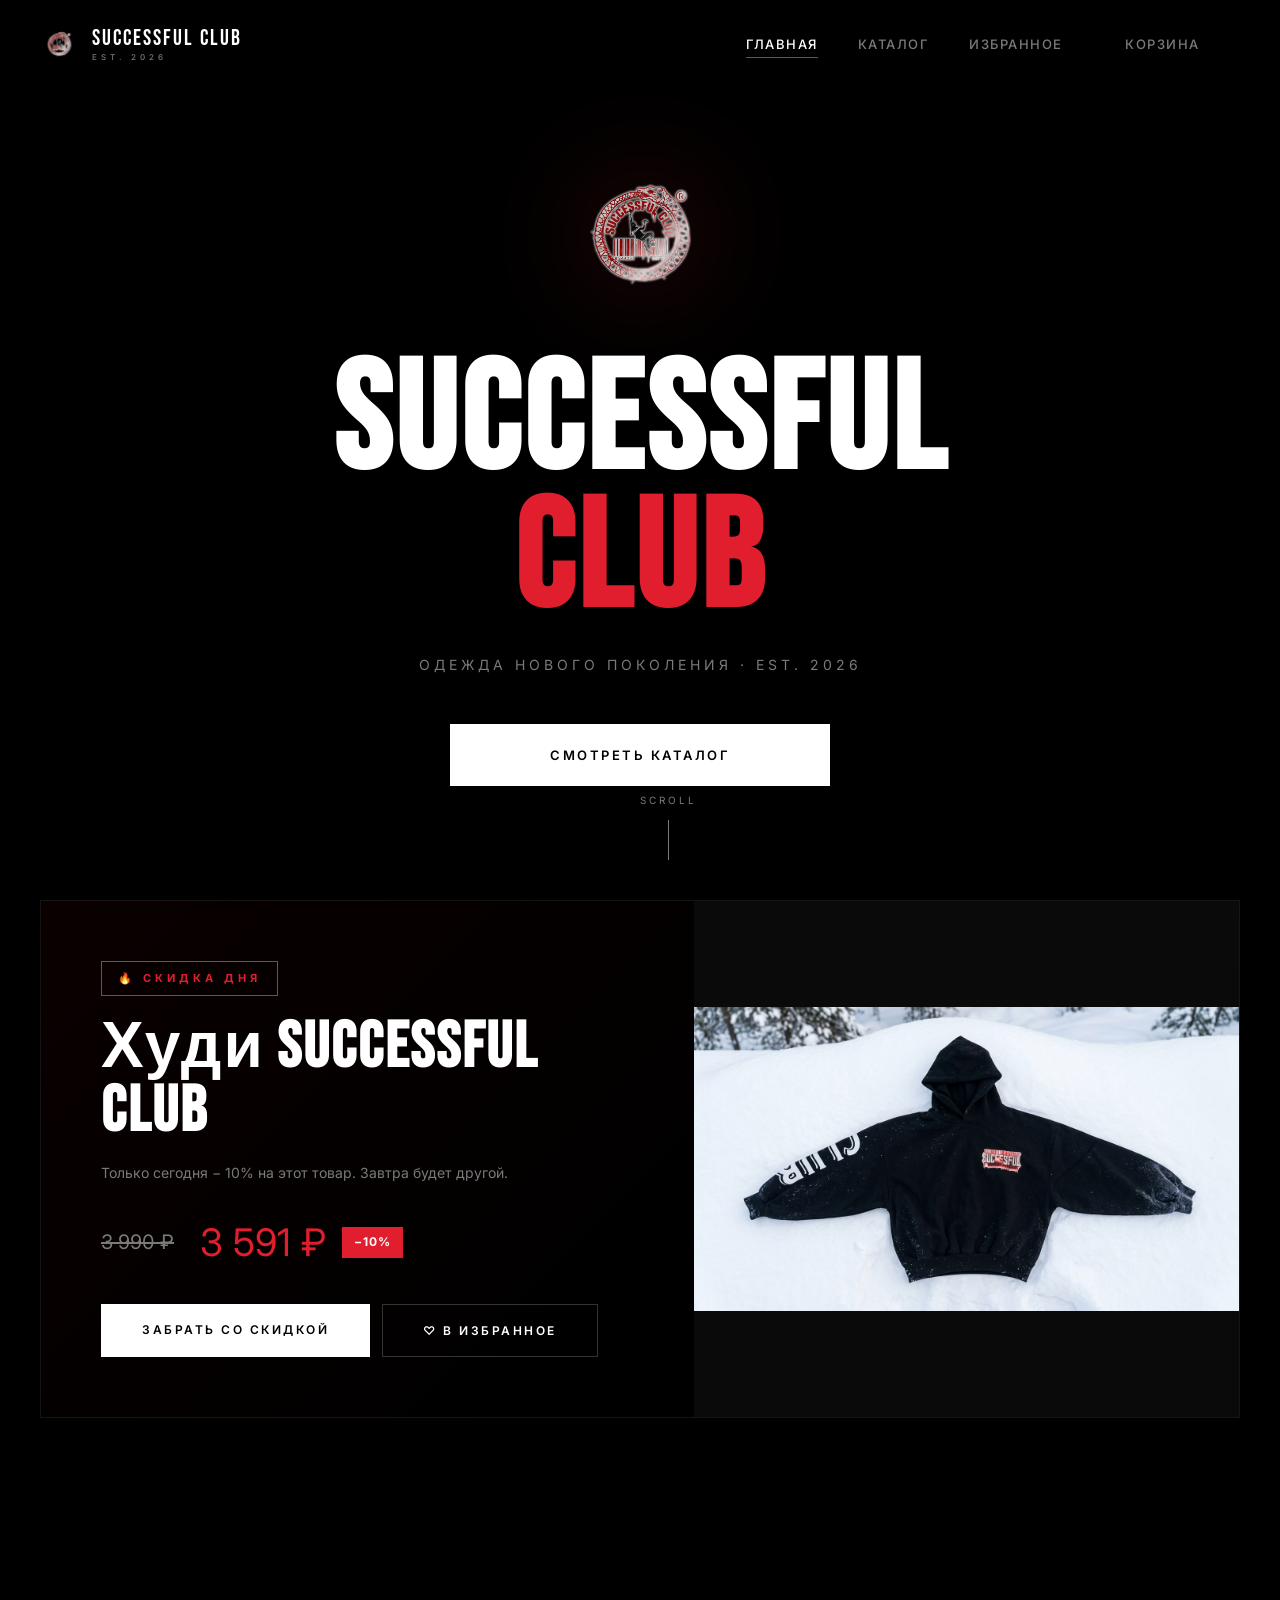
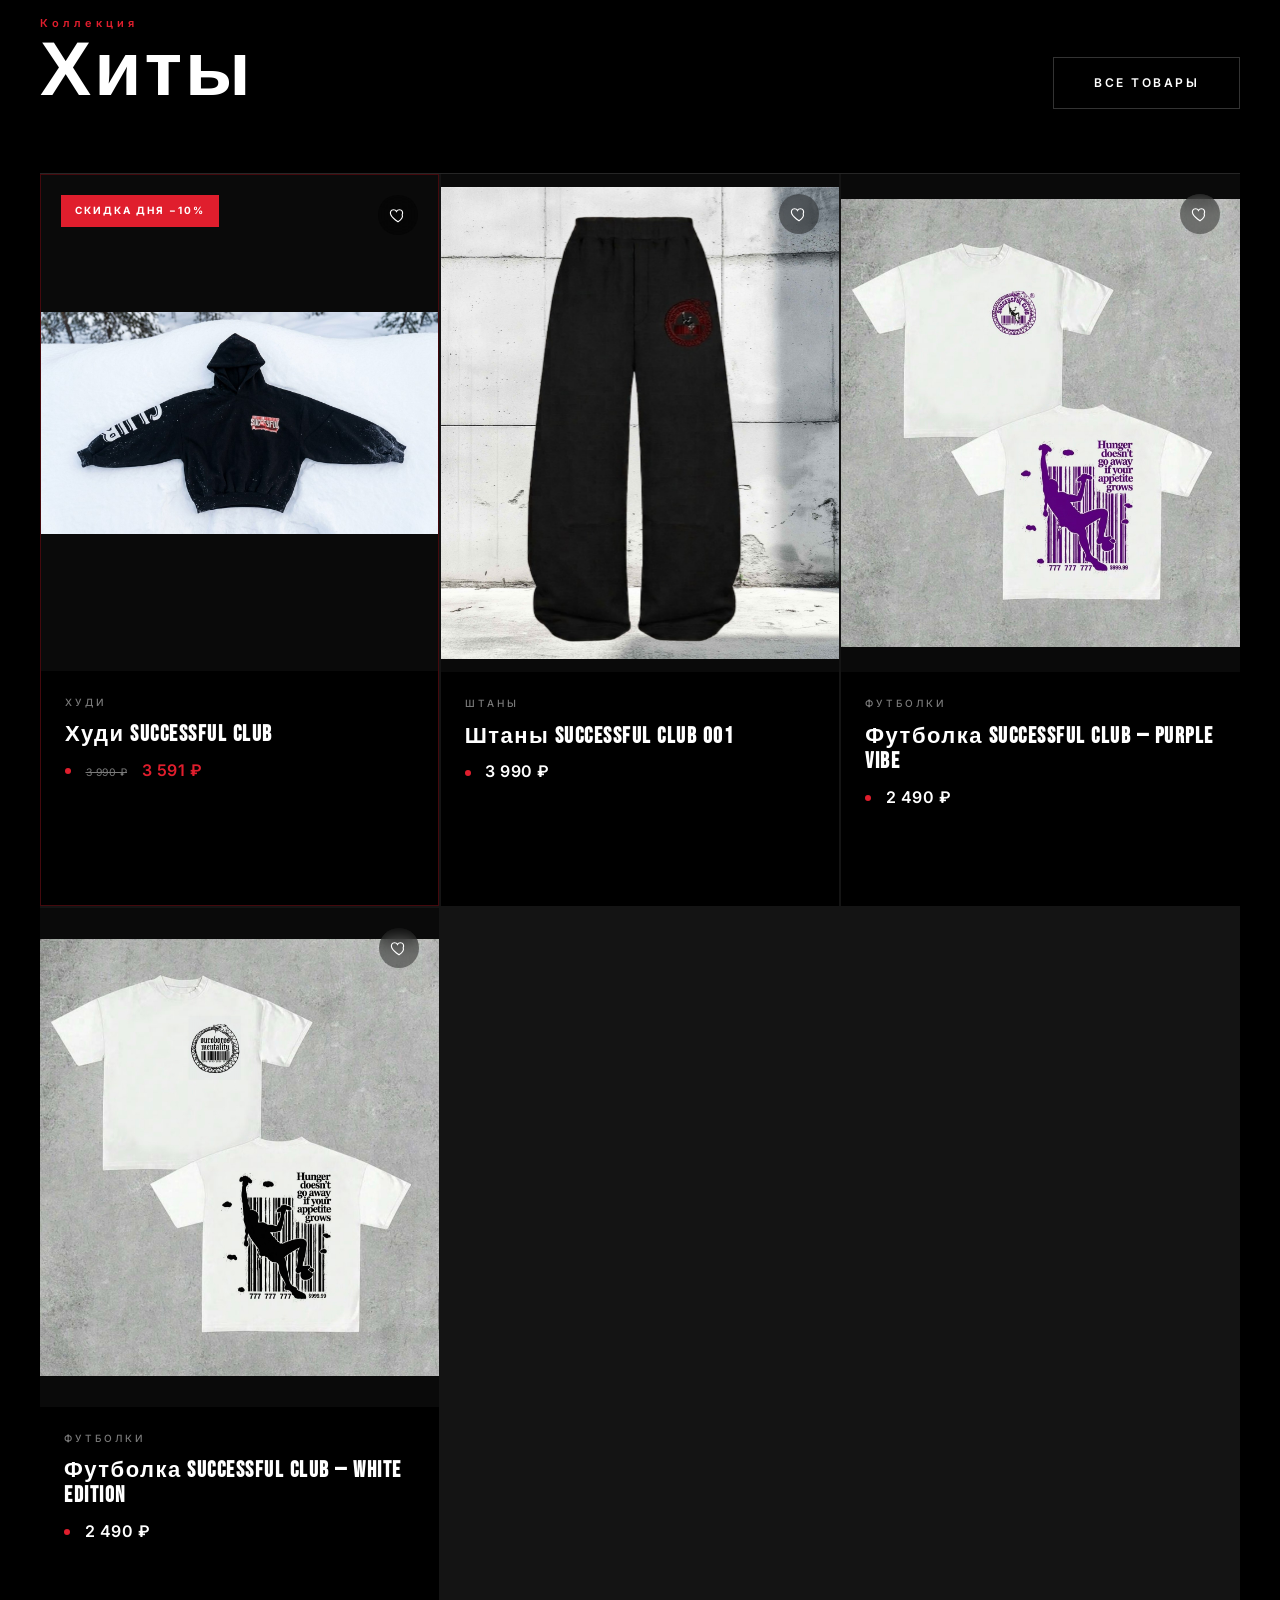
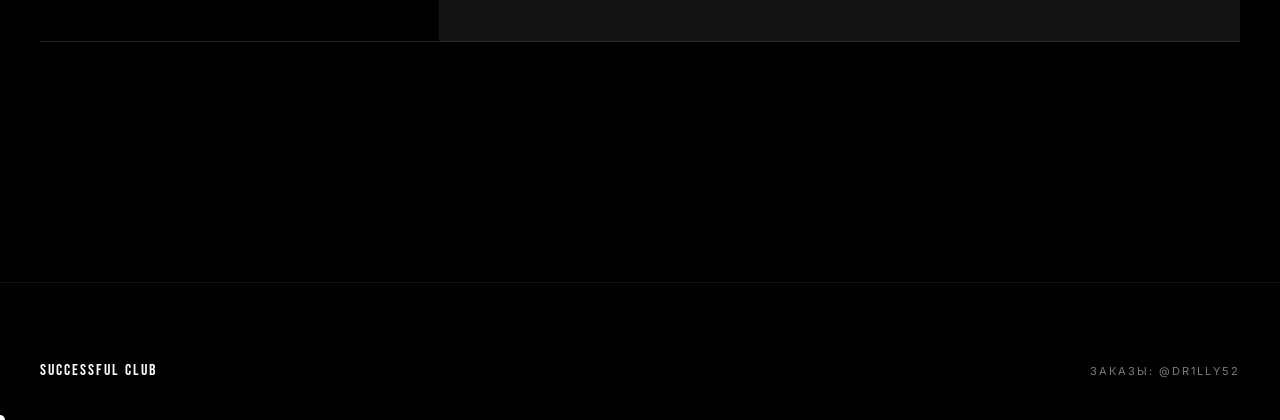
<file: index.html>
<!DOCTYPE html>
<html lang="ru">
<head>
<meta charset="UTF-8">
<meta name="viewport" content="width=device-width,initial-scale=1">
<title>Successful Club — одежда нового поколения</title>
<link href="https://fonts.googleapis.com/css2?family=Bebas+Neue&family=Inter:wght@400;500;600;700&display=swap" rel="stylesheet">
<link rel="stylesheet" href="css/style.css">
</head>
<body data-page="home">

<div class="preloader">
  <img src="logo.png" alt="">
  <div class="preloader-bar"></div>
</div>

<header class="header">
  <div class="container header-inner">
    <a href="index.html" class="logo">
      <img class="logo-img" src="logo.png" alt="Successful Club">
      <div class="logo-text">SUCCESSFUL CLUB<small>EST. 2026</small></div>
    </a>
    <button class="burger" id="burger"><span></span><span></span><span></span></button>
    <nav class="nav" id="nav">
      <a href="index.html" class="active">Главная</a>
      <a href="catalog.html">Каталог</a>
      <a href="favorites.html">Избранное <span class="badge" data-fav-count>0</span></a>
      <a href="#" data-open-cart>Корзина <span class="badge" data-cart-count>0</span></a>
    </nav>
  </div>
</header>

<section class="hero">
  <div class="container">
    <img class="hero-logo" src="logo.png" alt="Successful Club">
    <h1><span>SUCCESSFUL</span><br><span class="accent">CLUB</span></h1>
    <p>Одежда нового поколения · EST. 2026</p>
    <a href="catalog.html" class="btn btn-primary btn-lg"><span>Смотреть каталог</span></a>
  </div>
  <div class="hero-scroll">SCROLL</div>
</section>

<section class="section" style="padding:0 0 80px">
  <div class="container">
    <div id="daily-banner"></div>
  </div>
</section>

<section class="section">
  <div class="container">
    <div class="section-head">
      <h2 class="section-title"><small>Коллекция</small>Хиты</h2>
      <a href="catalog.html" class="btn"><span>Все товары</span></a>
    </div>
    <div class="grid" id="hits-grid"></div>
  </div>
</section>

<footer class="footer">
  <div class="container footer-inner">
    <div class="logo-text" style="font-size:16px">SUCCESSFUL CLUB</div>
    <div>Заказы: <a href="https://t.me/Dr1lly52" target="_blank">@Dr1lly52</a></div>
  </div>
</footer>

<div class="drawer-overlay" id="drawer-overlay"></div>
<aside class="cart-drawer" id="cart-drawer">
  <div class="drawer-head">
    <h2>Корзина</h2>
    <button class="drawer-close" id="drawer-close">✕</button>
  </div>
  <div class="drawer-body" id="drawer-body"></div>
  <div class="drawer-foot" id="drawer-foot"></div>
</aside>

<script src="js/products.js"></script>
<script src="js/app.js"></script>
</body>
</html>
</file>
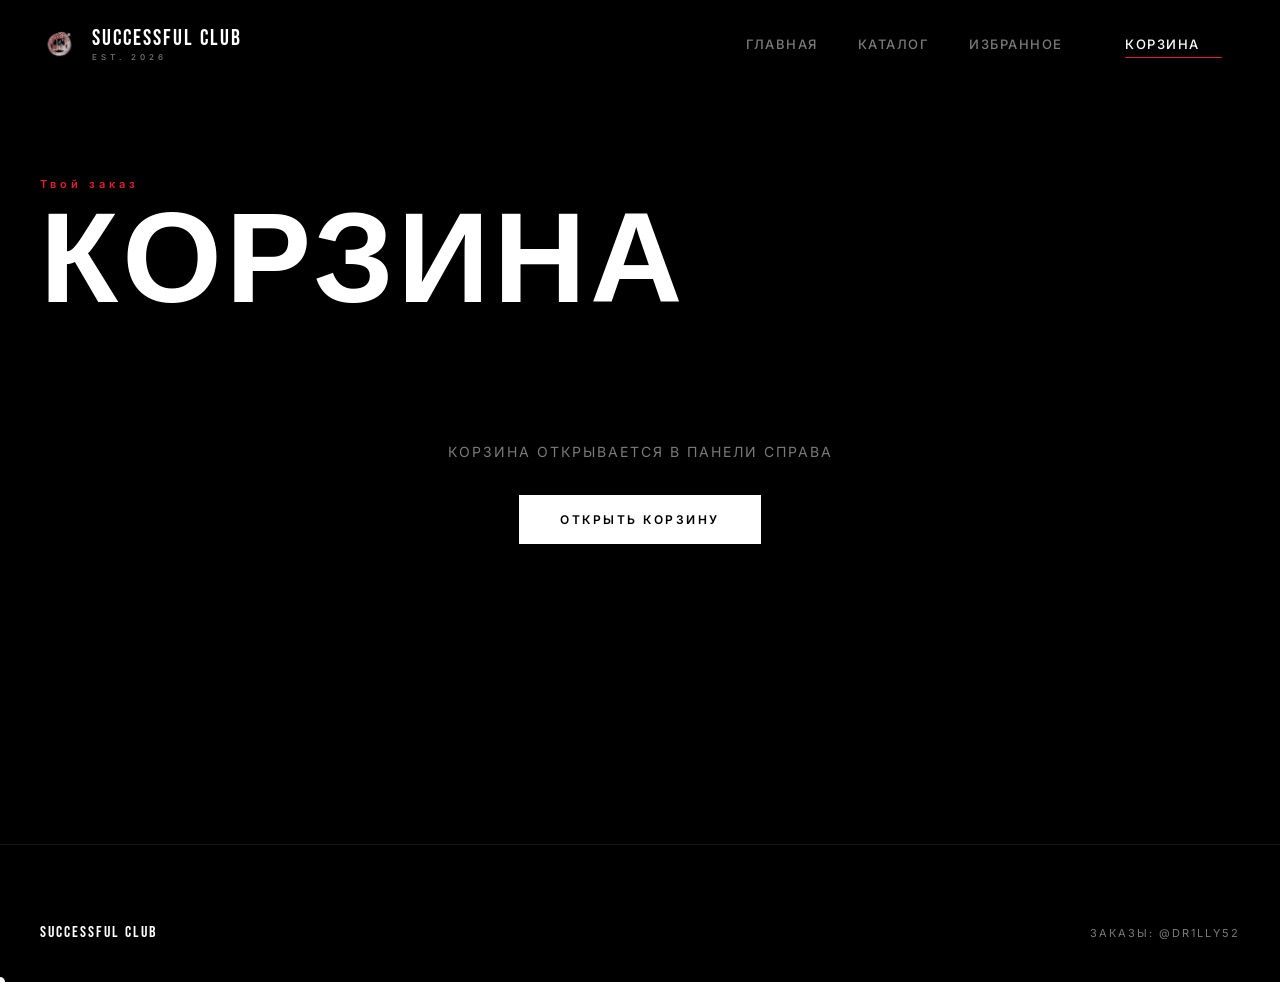
<file: cart.html>
<!DOCTYPE html>
<html lang="ru">
<head>
<meta charset="UTF-8">
<meta name="viewport" content="width=device-width,initial-scale=1">
<title>Корзина — Successful Club</title>
<link href="https://fonts.googleapis.com/css2?family=Bebas+Neue&family=Inter:wght@400;500;600;700&display=swap" rel="stylesheet">
<link rel="stylesheet" href="css/style.css">
</head>
<body data-page="cart">

<div class="preloader">
  <img src="logo.png" alt="">
  <div class="preloader-bar"></div>
</div>

<header class="header">
  <div class="container header-inner">
    <a href="index.html" class="logo">
      <img class="logo-img" src="logo.png" alt="Successful Club">
      <div class="logo-text">SUCCESSFUL CLUB<small>EST. 2026</small></div>
    </a>
    <button class="burger" id="burger"><span></span><span></span><span></span></button>
    <nav class="nav" id="nav">
      <a href="index.html">Главная</a>
      <a href="catalog.html">Каталог</a>
      <a href="favorites.html">Избранное <span class="badge" data-fav-count>0</span></a>
      <a href="#" data-open-cart class="active">Корзина <span class="badge" data-cart-count>0</span></a>
    </nav>
  </div>
</header>

<div class="catalog-head">
  <div class="container">
    <h1><small>Твой заказ</small>КОРЗИНА</h1>
  </div>
</div>

<div class="container" style="padding-bottom:120px">
  <div style="text-align:center;padding:60px 20px">
    <p style="color:var(--muted);font-size:14px;letter-spacing:2px;text-transform:uppercase;margin-bottom:32px">
      Корзина открывается в панели справа
    </p>
    <button class="btn btn-primary" data-open-cart><span>Открыть корзину</span></button>
  </div>
</div>

<footer class="footer">
  <div class="container footer-inner">
    <div class="logo-text" style="font-size:16px">SUCCESSFUL CLUB</div>
    <div>Заказы: <a href="https://t.me/Dr1lly52" target="_blank">@Dr1lly52</a></div>
  </div>
</footer>

<div class="drawer-overlay" id="drawer-overlay"></div>
<aside class="cart-drawer" id="cart-drawer">
  <div class="drawer-head">
    <h2>Корзина</h2>
    <button class="drawer-close" id="drawer-close">✕</button>
  </div>
  <div class="drawer-body" id="drawer-body"></div>
  <div class="drawer-foot" id="drawer-foot"></div>
</aside>

<script src="js/products.js"></script>
<script src="js/app.js"></script>
</body>
</html>
</file>
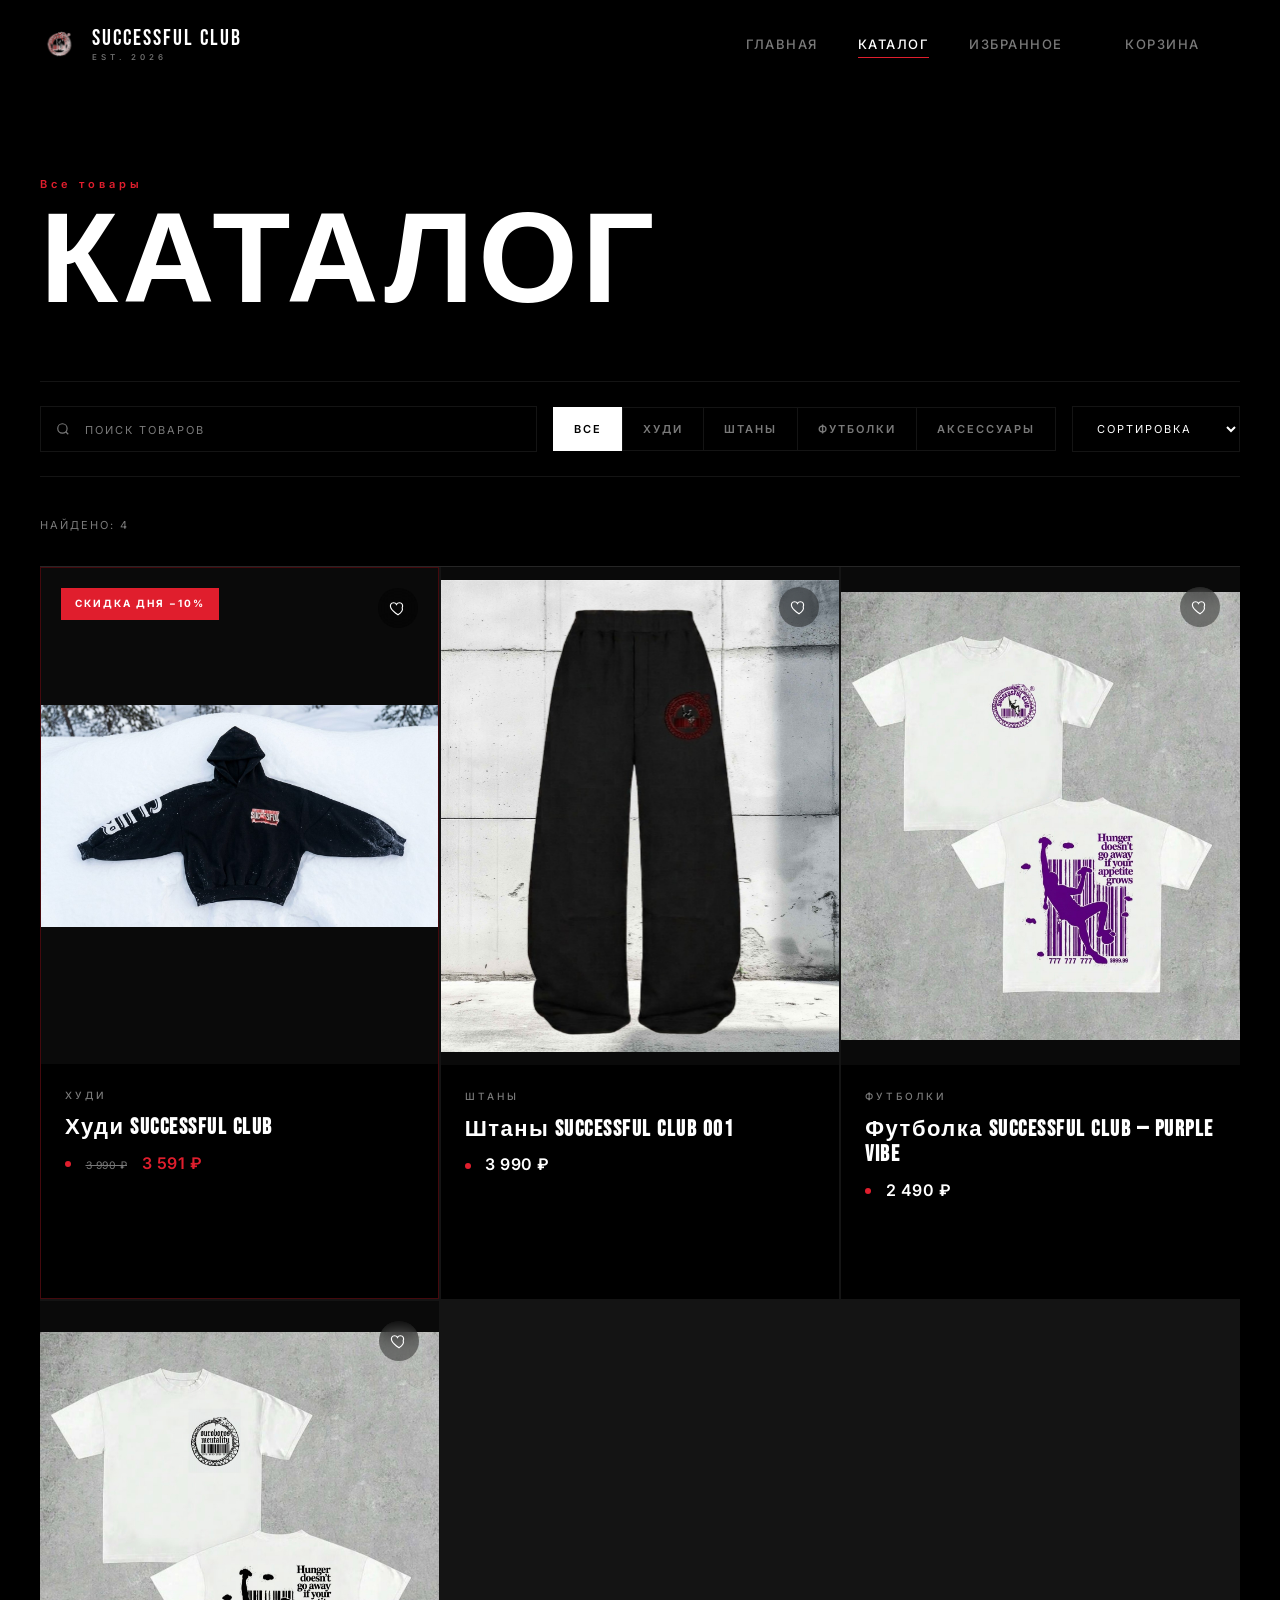
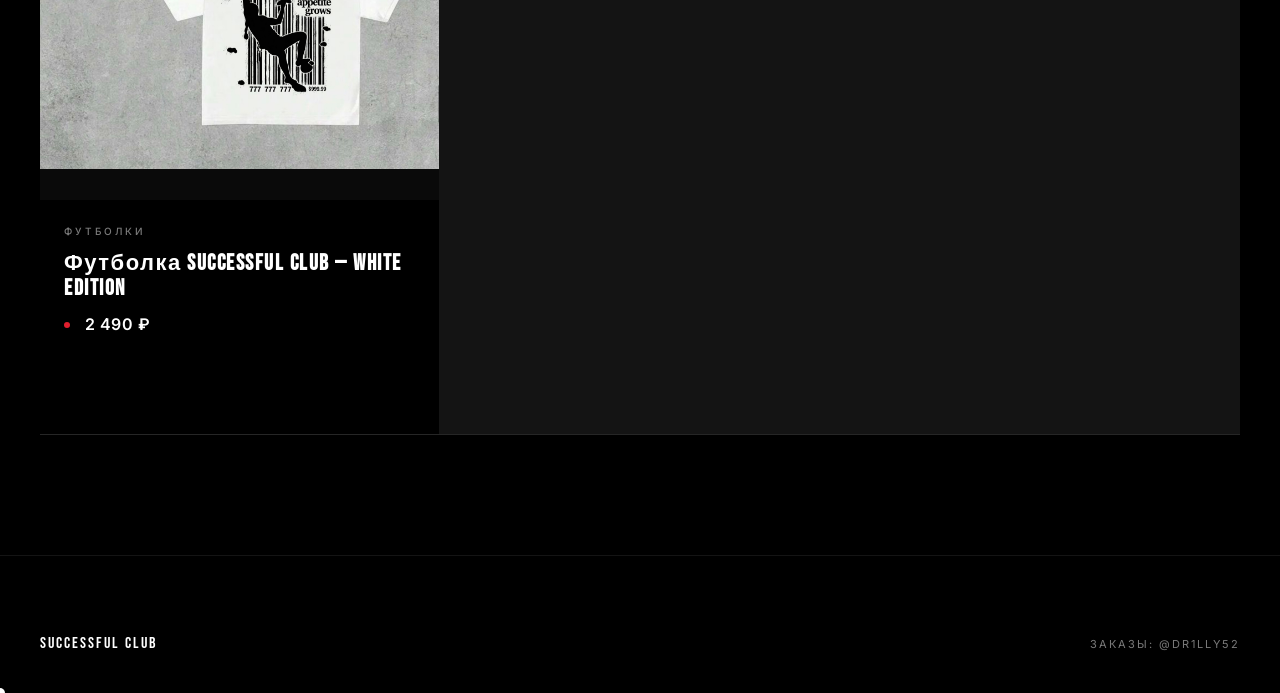
<file: catalog.html>
<!DOCTYPE html>
<html lang="ru">
<head>
<meta charset="UTF-8">
<meta name="viewport" content="width=device-width,initial-scale=1">
<title>Каталог — Successful Club</title>
<link href="https://fonts.googleapis.com/css2?family=Bebas+Neue&family=Inter:wght@400;500;600;700&display=swap" rel="stylesheet">
<link rel="stylesheet" href="css/style.css">
</head>
<body data-page="catalog">

<div class="preloader">
  <img src="logo.png" alt="">
  <div class="preloader-bar"></div>
</div>

<header class="header">
  <div class="container header-inner">
    <a href="index.html" class="logo">
      <img class="logo-img" src="logo.png" alt="Successful Club">
      <div class="logo-text">SUCCESSFUL CLUB<small>EST. 2026</small></div>
    </a>
    <button class="burger" id="burger"><span></span><span></span><span></span></button>
    <nav class="nav" id="nav">
      <a href="index.html">Главная</a>
      <a href="catalog.html" class="active">Каталог</a>
      <a href="favorites.html">Избранное <span class="badge" data-fav-count>0</span></a>
      <a href="#" data-open-cart>Корзина <span class="badge" data-cart-count>0</span></a>
    </nav>
  </div>
</header>

<div class="catalog-head">
  <div class="container">
    <h1><small>Все товары</small>КАТАЛОГ</h1>
  </div>
</div>

<div class="container">
  <div class="filters">
    <div class="search-box">
      <input id="search" type="search" placeholder="Поиск товаров">
    </div>
    <div class="cats">
      <button class="cat-btn active" data-cat="all">Все</button>
      <button class="cat-btn" data-cat="hoodies">Худи</button>
      <button class="cat-btn" data-cat="pants">Штаны</button>
      <button class="cat-btn" data-cat="tshirts">Футболки</button>
      <button class="cat-btn" data-cat="accessories">Аксессуары</button>
    </div>
    <select id="sort">
      <option value="default">Сортировка</option>
      <option value="asc">Цена ↑</option>
      <option value="desc">Цена ↓</option>
      <option value="name">По названию</option>
    </select>
  </div>
  <div class="result-info">Найдено: <span id="result-count">0</span></div>
  <div class="grid" id="catalog-grid"></div>
</div>

<footer class="footer">
  <div class="container footer-inner">
    <div class="logo-text" style="font-size:16px">SUCCESSFUL CLUB</div>
    <div>Заказы: <a href="https://t.me/Dr1lly52" target="_blank">@Dr1lly52</a></div>
  </div>
</footer>

<div class="drawer-overlay" id="drawer-overlay"></div>
<aside class="cart-drawer" id="cart-drawer">
  <div class="drawer-head">
    <h2>Корзина</h2>
    <button class="drawer-close" id="drawer-close">✕</button>
  </div>
  <div class="drawer-body" id="drawer-body"></div>
  <div class="drawer-foot" id="drawer-foot"></div>
</aside>

<script src="js/products.js"></script>
<script src="js/app.js"></script>
</body>
</html>
</file>
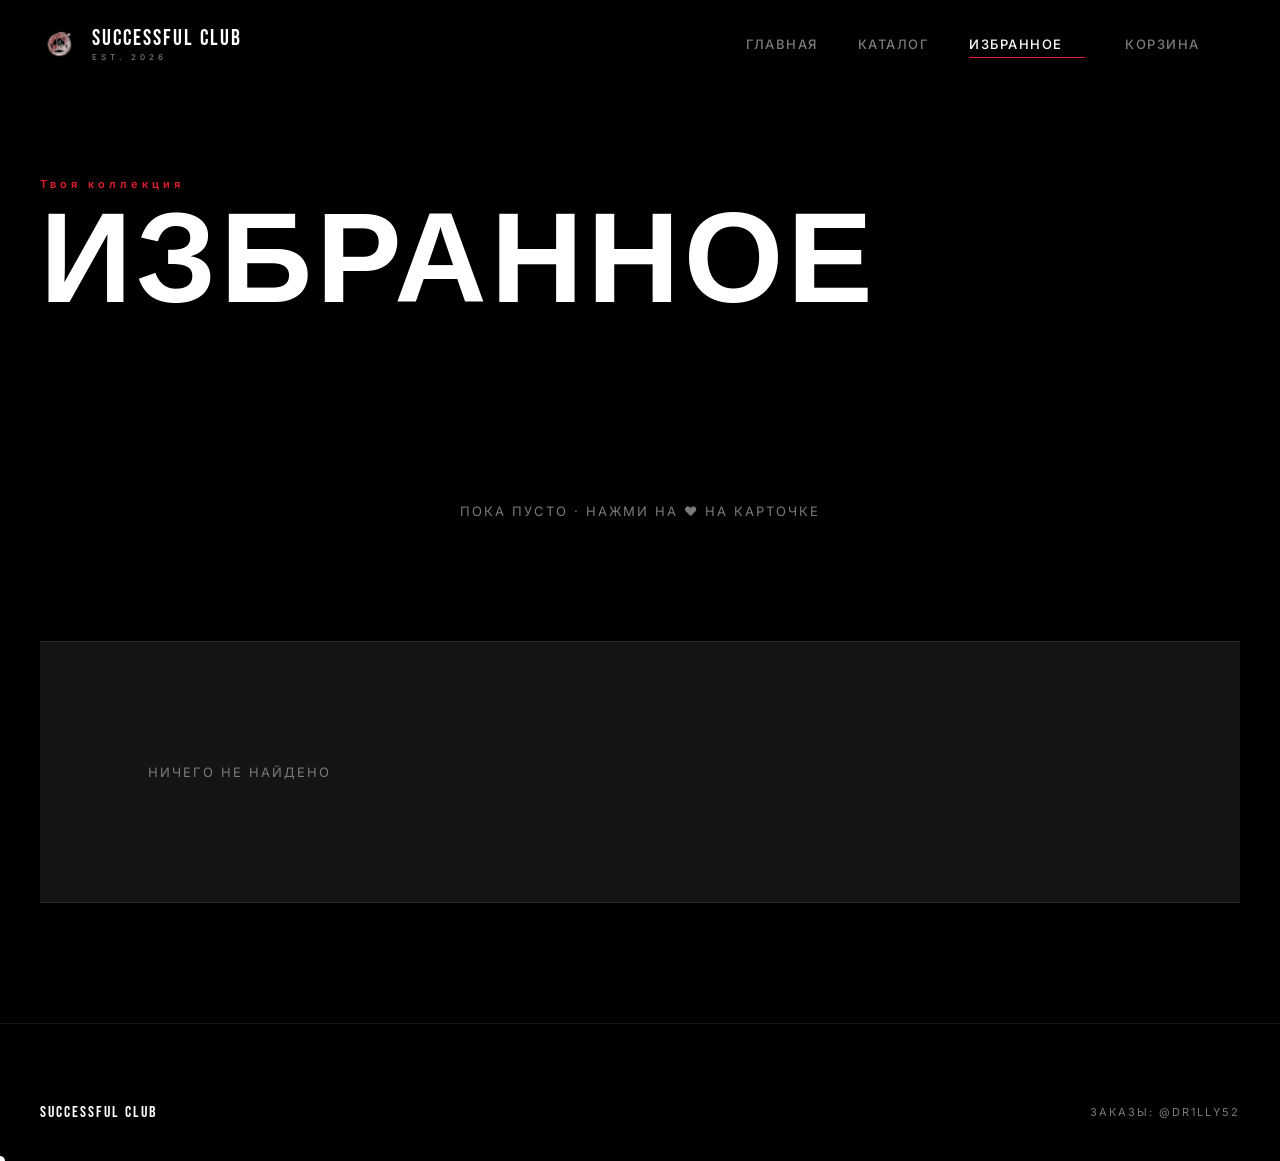
<file: favorites.html>
<!DOCTYPE html>
<html lang="ru">
<head>
<meta charset="UTF-8">
<meta name="viewport" content="width=device-width,initial-scale=1">
<title>Избранное — Successful Club</title>
<link href="https://fonts.googleapis.com/css2?family=Bebas+Neue&family=Inter:wght@400;500;600;700&display=swap" rel="stylesheet">
<link rel="stylesheet" href="css/style.css">
</head>
<body data-page="favorites">

<div class="preloader">
  <img src="logo.png" alt="">
  <div class="preloader-bar"></div>
</div>

<header class="header">
  <div class="container header-inner">
    <a href="index.html" class="logo">
      <img class="logo-img" src="logo.png" alt="Successful Club">
      <div class="logo-text">SUCCESSFUL CLUB<small>EST. 2026</small></div>
    </a>
    <button class="burger" id="burger"><span></span><span></span><span></span></button>
    <nav class="nav" id="nav">
      <a href="index.html">Главная</a>
      <a href="catalog.html">Каталог</a>
      <a href="favorites.html" class="active">Избранное <span class="badge" data-fav-count>0</span></a>
      <a href="#" data-open-cart>Корзина <span class="badge" data-cart-count>0</span></a>
    </nav>
  </div>
</header>

<div class="catalog-head">
  <div class="container">
    <h1><small>Твоя коллекция</small>ИЗБРАННОЕ</h1>
  </div>
</div>

<div class="container">
  <div id="fav-empty" class="empty" style="display:none">Пока пусто · Нажми на ♥ на карточке</div>
  <div class="grid" id="fav-grid"></div>
</div>

<footer class="footer">
  <div class="container footer-inner">
    <div class="logo-text" style="font-size:16px">SUCCESSFUL CLUB</div>
    <div>Заказы: <a href="https://t.me/Dr1lly52" target="_blank">@Dr1lly52</a></div>
  </div>
</footer>

<div class="drawer-overlay" id="drawer-overlay"></div>
<aside class="cart-drawer" id="cart-drawer">
  <div class="drawer-head">
    <h2>Корзина</h2>
    <button class="drawer-close" id="drawer-close">✕</button>
  </div>
  <div class="drawer-body" id="drawer-body"></div>
  <div class="drawer-foot" id="drawer-foot"></div>
</aside>

<script src="js/products.js"></script>
<script src="js/app.js"></script>
</body>
</html>
</file>
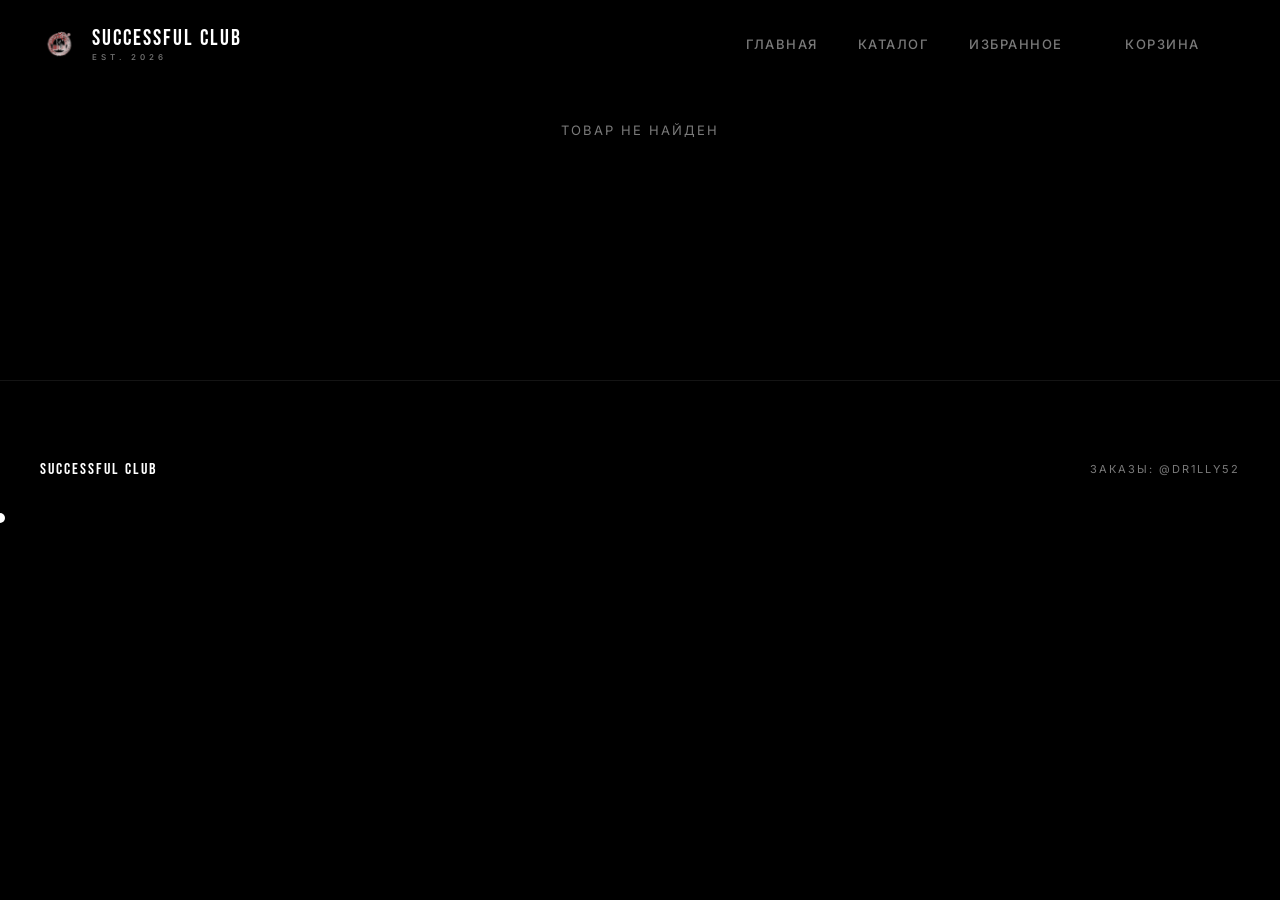
<file: product.html>
<!DOCTYPE html>
<html lang="ru">
<head>
<meta charset="UTF-8">
<meta name="viewport" content="width=device-width,initial-scale=1">
<title>Товар — Successful Club</title>
<link href="https://fonts.googleapis.com/css2?family=Bebas+Neue&family=Inter:wght@400;500;600;700&display=swap" rel="stylesheet">
<link rel="stylesheet" href="css/style.css">
</head>
<body data-page="product">

<div class="preloader">
  <img src="logo.png" alt="">
  <div class="preloader-bar"></div>
</div>

<header class="header">
  <div class="container header-inner">
    <a href="index.html" class="logo">
      <img class="logo-img" src="logo.png" alt="Successful Club">
      <div class="logo-text">SUCCESSFUL CLUB<small>EST. 2026</small></div>
    </a>
    <button class="burger" id="burger"><span></span><span></span><span></span></button>
    <nav class="nav" id="nav">
      <a href="index.html">Главная</a>
      <a href="catalog.html">Каталог</a>
      <a href="favorites.html">Избранное <span class="badge" data-fav-count>0</span></a>
      <a href="#" data-open-cart>Корзина <span class="badge" data-cart-count>0</span></a>
    </nav>
  </div>
</header>

<div class="container">
  <div id="product-wrap"></div>
</div>

<footer class="footer">
  <div class="container footer-inner">
    <div class="logo-text" style="font-size:16px">SUCCESSFUL CLUB</div>
    <div>Заказы: <a href="https://t.me/Dr1lly52" target="_blank">@Dr1lly52</a></div>
  </div>
</footer>

<div class="drawer-overlay" id="drawer-overlay"></div>
<aside class="cart-drawer" id="cart-drawer">
  <div class="drawer-head">
    <h2>Корзина</h2>
    <button class="drawer-close" id="drawer-close">✕</button>
  </div>
  <div class="drawer-body" id="drawer-body"></div>
  <div class="drawer-foot" id="drawer-foot"></div>
</aside>

<script src="js/products.js"></script>
<script src="js/app.js"></script>
</body>
</html>
</file>
<file: css/style.css>
:root{
  --bg:#000;
  --bg2:#0a0a0a;
  --card:#0d0d0d;
  --line:rgba(255,255,255,.08);
  --txt:#fff;
  --muted:#7a7a7a;
  --red:#e01e2d;
  --ease:cubic-bezier(.19,1,.22,1);
}
*{box-sizing:border-box;margin:0;padding:0}
html{scroll-behavior:smooth}
body{
  font-family:'Inter',-apple-system,sans-serif;
  background:var(--bg);color:var(--txt);
  line-height:1.55;-webkit-font-smoothing:antialiased;
  min-height:100vh;overflow-x:hidden;cursor:none;
}
@media(hover:none){body{cursor:auto}}
a{color:inherit;text-decoration:none}
img{max-width:100%;display:block}
button{font-family:inherit;cursor:pointer;border:none;background:none;color:inherit}
.container{max-width:1400px;margin:0 auto;padding:0 40px}
@media(max-width:768px){.container{padding:0 20px}}

/* ============ CURSOR ============ */
.cursor{
  position:fixed;width:10px;height:10px;background:#fff;border-radius:50%;
  pointer-events:none;z-index:9999;transform:translate(-50%,-50%);
  transition:width .3s var(--ease),height .3s var(--ease);
  mix-blend-mode:difference;
}
.cursor.hover{width:70px;height:70px}
@media(hover:none){.cursor{display:none}}

/* ============ PRELOADER ============ */
.preloader{
  position:fixed;inset:0;background:#000;z-index:10000;
  display:flex;align-items:center;justify-content:center;
  flex-direction:column;gap:32px;
  transition:opacity .8s var(--ease),visibility .8s;
}
.preloader.hide{opacity:0;visibility:hidden}
.preloader img{width:120px;height:120px;object-fit:contain;animation:pulse 1.8s ease-in-out infinite}
.preloader-bar{width:200px;height:1px;background:rgba(255,255,255,.1);overflow:hidden;position:relative}
.preloader-bar::after{
  content:"";position:absolute;top:0;bottom:0;width:40%;background:var(--red);
  animation:load 1.2s var(--ease) infinite;
}
@keyframes pulse{0%,100%{opacity:.6}50%{opacity:1}}
@keyframes load{0%{left:-40%}100%{left:100%}}

/* ============ HEADER ============ */
.header{
  position:fixed;top:0;left:0;right:0;z-index:100;padding:24px 0;
  background:rgba(0,0,0,.7);
  backdrop-filter:blur(20px) saturate(180%);
  -webkit-backdrop-filter:blur(20px) saturate(180%);
  border-bottom:1px solid transparent;
  transition:all .4s var(--ease);
}
.header.scrolled{padding:16px 0;border-bottom-color:var(--line);background:rgba(0,0,0,.9)}
.header-inner{display:flex;align-items:center;gap:48px}
.logo{display:flex;align-items:center;gap:14px}
.logo-img{width:38px;height:38px;object-fit:contain;transition:transform .4s var(--ease)}
.logo:hover .logo-img{transform:rotate(-10deg) scale(1.1)}
.logo-text{
  font-family:'Bebas Neue',sans-serif;font-size:22px;letter-spacing:2px;line-height:1;
  display:flex;flex-direction:column;gap:3px;
}
.logo-text small{font-family:'Inter',sans-serif;font-size:8px;letter-spacing:4px;color:var(--muted);font-weight:500}
.nav{display:flex;gap:4px;margin-left:auto;align-items:center}
.nav a{
  font-size:13px;font-weight:500;text-transform:uppercase;letter-spacing:1.5px;
  color:var(--muted);padding:10px 18px;position:relative;
  transition:color .3s;display:inline-flex;align-items:center;
}
.nav a:hover,.nav a.active{color:var(--txt)}
.nav a::after{
  content:"";position:absolute;left:18px;right:18px;bottom:6px;height:1px;
  background:var(--red);transform:scaleX(0);transform-origin:left;
  transition:transform .4s var(--ease);
}
.nav a:hover::after,.nav a.active::after{transform:scaleX(1)}
.badge{
  display:inline-flex;align-items:center;justify-content:center;
  min-width:16px;height:16px;padding:0 4px;background:var(--red);color:#fff;
  font-size:10px;font-weight:700;border-radius:8px;margin-left:6px;
  transform:scale(0);transition:transform .3s var(--ease);
}
.badge.show{transform:scale(1)}
.burger{
  display:none;width:40px;height:40px;
  flex-direction:column;justify-content:center;align-items:center;gap:5px;
}
.burger span{width:22px;height:1.5px;background:#fff;transition:all .3s var(--ease)}
.burger.open span:nth-child(1){transform:rotate(45deg) translate(3px,3px)}
.burger.open span:nth-child(2){opacity:0}
.burger.open span:nth-child(3){transform:rotate(-45deg) translate(3px,-3px)}

/* ============ HERO ============ */
.hero{
  min-height:100vh;display:flex;align-items:center;justify-content:center;
  text-align:center;position:relative;padding:120px 20px 80px;
}
.hero-logo{
  width:160px;height:160px;object-fit:contain;margin:0 auto 40px;
  opacity:0;animation:fadeUp 1s var(--ease) .3s forwards;
  filter:drop-shadow(0 0 60px rgba(224,30,45,.4));
}
.hero h1{
  font-family:'Bebas Neue',sans-serif;
  font-size:clamp(56px,12vw,180px);line-height:.9;letter-spacing:4px;margin-bottom:24px;
}
.hero h1 span{
  display:inline-block;opacity:0;transform:translateY(60px);
  animation:fadeUp 1.2s var(--ease) forwards;
}
.hero h1 span:nth-child(1){animation-delay:.5s}
.hero h1 .accent{color:var(--red);animation-delay:.7s}
.hero p{
  color:var(--muted);font-size:14px;text-transform:uppercase;letter-spacing:4px;
  margin-bottom:48px;opacity:0;animation:fadeUp 1s var(--ease) 1s forwards;
}
.hero .btn{opacity:0;animation:fadeUp 1s var(--ease) 1.2s forwards}
@keyframes fadeUp{to{opacity:1;transform:translateY(0)}}
.hero-scroll{
  position:absolute;bottom:40px;left:50%;transform:translateX(-50%);
  font-size:10px;letter-spacing:3px;color:var(--muted);
  display:flex;flex-direction:column;align-items:center;gap:12px;
  opacity:0;animation:fadeUp 1s var(--ease) 1.5s forwards;
}
.hero-scroll::after{
  content:"";width:1px;height:40px;background:var(--muted);
  animation:scrollLine 2s ease-in-out infinite;
}
@keyframes scrollLine{
  0%,100%{transform:scaleY(.4);transform-origin:top}
  50%{transform:scaleY(1);transform-origin:top}
}

/* ============ BUTTONS ============ */
.btn{
  display:inline-flex;align-items:center;justify-content:center;
  padding:16px 40px;background:transparent;color:#fff;
  border:1px solid rgba(255,255,255,.2);
  font-size:12px;font-weight:600;
  text-transform:uppercase;letter-spacing:2.5px;
  position:relative;overflow:hidden;
  transition:all .4s var(--ease);cursor:none;
}
.btn::before{
  content:"";position:absolute;inset:0;background:#fff;
  transform:scaleY(0);transform-origin:bottom;
  transition:transform .5s var(--ease);z-index:0;
}
.btn:hover::before{transform:scaleY(1);transform-origin:top}
.btn:hover{color:#000;border-color:#fff}
.btn span{position:relative;z-index:1}
.btn-primary{background:#fff;color:#000;border-color:#fff}
.btn-primary::before{background:var(--red)}
.btn-primary:hover{color:#fff;border-color:var(--red)}
.btn-lg{padding:20px 56px;font-size:13px;width:100%;max-width:380px}
.btn-lg + .btn-lg{margin-top:14px}

/* ============ SECTION ============ */
.section{padding:120px 0}
.section-head{
  display:flex;justify-content:space-between;align-items:end;
  margin-bottom:64px;flex-wrap:wrap;gap:24px;
}
.section-title{
  font-family:'Bebas Neue',sans-serif;
  font-size:clamp(40px,6vw,96px);line-height:.95;letter-spacing:3px;
}
.section-title small{
  display:block;font-family:'Inter',sans-serif;
  font-size:11px;letter-spacing:4px;color:var(--red);
  margin-bottom:8px;font-weight:600;
}

/* ============ GRID ============ */
.grid{
  display:grid;grid-template-columns:repeat(auto-fill,minmax(300px,1fr));
  gap:2px;background:var(--line);
  border-top:1px solid var(--line);border-bottom:1px solid var(--line);
}
@media(max-width:768px){.grid{grid-template-columns:repeat(2,1fr)}}

/* ============ CARD ============ */
.card{
  background:var(--bg);position:relative;overflow:hidden;
  opacity:0;transform:translateY(40px);
  transition:opacity .8s var(--ease),transform .8s var(--ease),background .4s var(--ease);
}
.card.visible{opacity:1;transform:translateY(0)}
.card:hover{background:var(--bg2)}
.card-img{
  display:flex;align-items:center;justify-content:center;
  aspect-ratio:4/5;overflow:hidden;position:relative;
  background:#0a0a0a;
}
.card-img img{
  width:100%;height:100%;
  object-fit:contain;
  transition:transform 1s var(--ease);
}
.card:hover .card-img img{transform:scale(1.05)}
.card-body{padding:24px}
.card-cat{font-size:10px;letter-spacing:3px;color:var(--muted);text-transform:uppercase;margin-bottom:12px;font-weight:500}
.card-title{font-family:'Bebas Neue',sans-serif;font-size:22px;letter-spacing:1.5px;margin-bottom:10px;line-height:1.15}
.card-title a{transition:color .3s}
.card-title a:hover{color:var(--red)}
.card-price{font-size:16px;font-weight:600;letter-spacing:.5px}
.card-price::before{
  content:"";display:inline-block;width:6px;height:6px;
  background:var(--red);border-radius:50%;margin-right:10px;vertical-align:middle;
}
.card .btn{
  width:calc(100% - 48px);margin:0 24px 24px;
  transform:translateY(20px);opacity:0;
  transition:all .4s var(--ease) .05s;
}
.card:hover .btn{transform:translateY(0);opacity:1}

/* ============ FAV ============ */
.fav-btn{
  position:absolute;top:20px;right:20px;z-index:3;
  width:40px;height:40px;display:flex;align-items:center;justify-content:center;
  background:rgba(0,0,0,.4);
  backdrop-filter:blur(10px);-webkit-backdrop-filter:blur(10px);
  border-radius:50%;transition:all .3s var(--ease);cursor:none;
}
.fav-btn:hover{background:rgba(0,0,0,.7);transform:scale(1.1)}
.fav-btn svg{width:18px;height:18px;fill:none;stroke:#fff;stroke-width:1.5;transition:all .3s var(--ease)}
.fav-btn.active svg{fill:var(--red);stroke:var(--red)}
.fav-btn.active{background:rgba(255,255,255,.95)}
.fav-btn.large{width:52px;height:52px;top:24px;right:24px}
.fav-btn.large svg{width:22px;height:22px}

/* ============ CATALOG ============ */
.catalog-head{padding:180px 0 60px}
.catalog-head h1{
  font-family:'Bebas Neue',sans-serif;
  font-size:clamp(60px,10vw,160px);line-height:.9;letter-spacing:4px;
}
.catalog-head h1 small{
  display:block;font-family:'Inter',sans-serif;
  font-size:11px;letter-spacing:4px;color:var(--red);
  margin-bottom:16px;font-weight:600;
}
.filters{
  display:flex;gap:16px;flex-wrap:wrap;align-items:center;
  padding:24px 0;border-top:1px solid var(--line);border-bottom:1px solid var(--line);
  margin-bottom:40px;
}
.search-box{position:relative;flex:1;min-width:260px}
.search-box input{
  width:100%;padding:14px 16px 14px 44px;background:transparent;
  border:1px solid var(--line);color:#fff;font-size:13px;letter-spacing:1px;
  outline:none;transition:border-color .3s;font-family:inherit;
}
.search-box input::placeholder{color:var(--muted);text-transform:uppercase;letter-spacing:2px;font-size:11px}
.search-box input:focus{border-color:#fff}
.search-box::before{
  content:"";position:absolute;left:16px;top:50%;transform:translateY(-50%);
  width:14px;height:14px;
  background:url("data:image/svg+xml;utf8,<svg xmlns='http://www.w3.org/2000/svg' viewBox='0 0 24 24' fill='none' stroke='%237a7a7a' stroke-width='2'><circle cx='11' cy='11' r='8'/><path d='m21 21-4.3-4.3'/></svg>") no-repeat center/contain;
  pointer-events:none;
}
.cats{display:flex;gap:0;flex-wrap:wrap}
.cat-btn{
  padding:14px 20px;font-size:11px;font-weight:600;
  text-transform:uppercase;letter-spacing:2px;color:var(--muted);
  border:1px solid var(--line);border-right:none;
  transition:all .3s var(--ease);background:transparent;cursor:none;
}
.cat-btn:last-child{border-right:1px solid var(--line)}
.cat-btn:hover{color:#fff}
.cat-btn.active{background:#fff;color:#000;border-color:#fff}
select#sort{
  padding:14px 20px;background:transparent;border:1px solid var(--line);
  color:#fff;font-size:11px;text-transform:uppercase;letter-spacing:2px;
  outline:none;cursor:none;font-family:inherit;
}
select#sort option{background:#000;color:#fff}
.result-info{color:var(--muted);font-size:11px;text-transform:uppercase;letter-spacing:2px;margin-bottom:32px}

/* ============ PRODUCT ============ */
.product{display:grid;grid-template-columns:1.2fr 1fr;gap:80px;padding:160px 0 80px}
.product-gallery{position:sticky;top:120px;align-self:start}
.product-main-img{
  position:relative;
  aspect-ratio:4/5;
  overflow:hidden;
  background:#0a0a0a;
  display:flex;align-items:center;justify-content:center;
}
.product-main-img img{
  width:100%;height:100%;
  object-fit:contain;
  user-select:none;
  -webkit-user-drag:none;
}
.thumbs{display:flex;gap:12px;margin-top:16px;flex-wrap:wrap}
.thumb{
  width:80px;height:100px;
  object-fit:contain;
  cursor:pointer;opacity:.4;
  border:1px solid transparent;
  transition:all .3s var(--ease);
  background:#0a0a0a;
  padding:4px;
}
.thumb.active,.thumb:hover{opacity:1;border-color:#fff}

/* ============ GALLERY ARROWS ============ */
.gallery-arrow{
  position:absolute;
  top:50%;
  transform:translateY(-50%);
  width:52px;height:52px;
  background:rgba(0,0,0,.5);
  backdrop-filter:blur(10px);
  -webkit-backdrop-filter:blur(10px);
  border:1px solid rgba(255,255,255,.2);
  border-radius:50%;
  color:#fff;
  display:flex;align-items:center;justify-content:center;
  cursor:pointer;
  transition:all .3s var(--ease);
  z-index:4;
  opacity:0;
}
.product-main-img:hover .gallery-arrow{opacity:1}
.gallery-arrow:hover{background:rgba(0,0,0,.85);transform:translateY(-50%) scale(1.1)}
.gallery-arrow svg{width:24px;height:24px}
.gallery-arrow.prev{left:20px}
.gallery-arrow.next{right:20px}

@media(hover:none){
  .gallery-arrow{opacity:.85;width:44px;height:44px}
  .gallery-arrow.prev{left:12px}
  .gallery-arrow.next{right:12px}
  .gallery-arrow svg{width:20px;height:20px}
}

.gallery-counter{
  position:absolute;
  bottom:16px;left:50%;
  transform:translateX(-50%);
  background:rgba(0,0,0,.6);
  backdrop-filter:blur(10px);
  -webkit-backdrop-filter:blur(10px);
  padding:6px 14px;
  font-size:12px;letter-spacing:1px;
  color:#fff;
  border-radius:20px;
  z-index:4;
}
.gallery-counter span{font-weight:700}

.product-info h1{
  font-family:'Bebas Neue',sans-serif;
  font-size:clamp(36px,4.5vw,64px);line-height:1;letter-spacing:2px;margin-bottom:20px;
}
.product-cat{font-size:10px;letter-spacing:4px;color:var(--red);text-transform:uppercase;margin-bottom:16px;font-weight:600}
.product-price{font-size:36px;font-weight:600;letter-spacing:1px;margin-bottom:32px}
.product-desc{
  color:var(--muted);font-size:14px;line-height:1.9;
  padding-bottom:32px;border-bottom:1px solid var(--line);margin-bottom:32px;
}
.sizes{margin-bottom:32px}
.label{display:block;font-size:10px;letter-spacing:3px;text-transform:uppercase;color:var(--muted);margin-bottom:16px;font-weight:600}
.size-list{display:flex;gap:8px;flex-wrap:wrap}
.size-btn{
  min-width:56px;padding:16px 8px;background:transparent;border:1px solid var(--line);
  font-size:12px;font-weight:600;letter-spacing:1px;
  transition:all .3s var(--ease);cursor:none;
}
.size-btn:hover{border-color:#fff}
.size-btn.active{background:#fff;color:#000;border-color:#fff}
.product-info .btn-lg{max-width:100%}

/* ============ DRAWER ============ */
.cart-drawer{
  position:fixed;top:0;right:0;bottom:0;width:min(480px,100%);
  background:#000;border-left:1px solid var(--line);z-index:200;
  transform:translateX(100%);transition:transform .6s var(--ease);
  display:flex;flex-direction:column;visibility:hidden;
}
.cart-drawer.open{transform:translateX(0);visibility:visible}
.drawer-head{
  padding:32px;border-bottom:1px solid var(--line);
  display:flex;justify-content:space-between;align-items:center;
}
.drawer-head h2{font-family:'Bebas Neue';font-size:32px;letter-spacing:2px}
.drawer-close{width:40px;height:40px;display:flex;align-items:center;justify-content:center;font-size:24px;color:var(--muted);transition:color .3s;cursor:none}
.drawer-close:hover{color:#fff}
.drawer-body{flex:1;overflow-y:auto;padding:24px 32px}
.drawer-foot{padding:24px 32px;border-top:1px solid var(--line);background:#000}
.drawer-overlay{
  position:fixed;inset:0;background:rgba(0,0,0,.7);
  backdrop-filter:blur(4px);z-index:199;opacity:0;visibility:hidden;
  transition:all .4s var(--ease);
}
.drawer-overlay.open{opacity:1;visibility:visible}

/* ============ CART ITEM ============ */
.cart-item{
  display:grid;grid-template-columns:80px 1fr auto;gap:16px;
  padding:20px 0;border-bottom:1px solid var(--line);align-items:start;
}
.cart-item img{width:80px;height:100px;object-fit:contain;background:#0a0a0a;padding:4px}
.cart-item-info h3{font-family:'Bebas Neue';font-size:18px;letter-spacing:1px;margin-bottom:6px}
.cart-size{font-size:11px;letter-spacing:2px;color:var(--muted);text-transform:uppercase;display:block;margin-bottom:10px}
.cart-price{font-size:16px;font-weight:600}
.qty{display:inline-flex;align-items:center;gap:12px;border:1px solid var(--line);padding:4px;margin-top:12px}
.qty button{width:28px;height:28px;font-size:16px;color:var(--muted);transition:color .3s;cursor:none}
.qty button:hover{color:#fff}
.qty span{min-width:24px;text-align:center;font-size:13px;font-weight:600}
.remove{color:var(--muted);font-size:18px;padding:4px;transition:color .3s;cursor:none}
.remove:hover{color:var(--red)}
.cart-total{
  display:flex;justify-content:space-between;align-items:baseline;
  padding:20px 0;margin-bottom:20px;border-top:1px solid var(--line);
  font-size:11px;letter-spacing:3px;text-transform:uppercase;color:var(--muted);
}
.cart-total strong{font-family:'Bebas Neue';font-size:32px;color:#fff;letter-spacing:1px}
.empty-cart{text-align:center;padding:80px 20px}
.empty-cart p{color:var(--muted);font-size:13px;letter-spacing:2px;text-transform:uppercase;margin-bottom:32px}
.empty{color:var(--muted);text-align:center;padding:120px 0;font-size:13px;letter-spacing:2px;text-transform:uppercase}

/* ============ FOOTER ============ */
.footer{border-top:1px solid var(--line);padding:80px 0 40px;margin-top:120px}
.footer-inner{
  display:flex;justify-content:space-between;align-items:center;flex-wrap:wrap;gap:24px;
  font-size:11px;letter-spacing:2px;color:var(--muted);text-transform:uppercase;
}
.footer a:hover{color:var(--red)}
.footer .logo-text{font-family:'Bebas Neue',sans-serif;letter-spacing:2px;color:#fff}

/* ============ SCROLLBAR ============ */
::-webkit-scrollbar{width:6px;height:6px}
::-webkit-scrollbar-track{background:#000}
::-webkit-scrollbar-thumb{background:rgba(255,255,255,.15)}
::-webkit-scrollbar-thumb:hover{background:var(--red)}

/* ============ DAILY BANNER ============ */
.daily-banner{
  display:grid;grid-template-columns:1.2fr 1fr;gap:0;
  border:1px solid var(--line);
  background:linear-gradient(135deg,#0a0000 0%,#000 60%);
  position:relative;overflow:hidden;
}
.daily-banner::before{
  content:"";position:absolute;top:-50%;right:-10%;
  width:600px;height:600px;
  background:radial-gradient(circle,rgba(224,30,45,.25),transparent 60%);
  pointer-events:none;
}
.daily-banner-left{
  padding:60px;display:flex;flex-direction:column;justify-content:center;
  position:relative;z-index:1;
}
.daily-label{
  display:inline-block;font-size:11px;letter-spacing:4px;font-weight:700;
  color:var(--red);text-transform:uppercase;
  margin-bottom:20px;padding:8px 16px;
  border:1px solid var(--red);align-self:flex-start;
  animation:pulseRed 2s ease-in-out infinite;
}
@keyframes pulseRed{
  0%,100%{box-shadow:0 0 0 0 rgba(224,30,45,.4)}
  50%{box-shadow:0 0 0 12px rgba(224,30,45,0)}
}
.daily-title{
  font-family:'Bebas Neue',sans-serif;
  font-size:clamp(36px,5vw,64px);line-height:1;letter-spacing:2px;
  margin-bottom:16px;
}
.daily-desc{color:var(--muted);font-size:14px;line-height:1.8;margin-bottom:28px;max-width:420px}
.daily-prices{display:flex;align-items:center;gap:16px;margin-bottom:32px;flex-wrap:wrap}
.daily-prices .old-price{font-size:20px}
.daily-prices .new-price{font-size:38px;color:var(--red)}
.discount-chip{padding:6px 12px;background:var(--red);color:#fff;font-size:12px;font-weight:700;letter-spacing:1px}
.daily-actions{display:flex;gap:12px;flex-wrap:wrap}
.daily-actions .btn{flex:0 0 auto}
.daily-banner-img{
  display:flex;align-items:center;justify-content:center;
  position:relative;overflow:hidden;min-height:400px;
  background:#0a0a0a;
}
.daily-banner-img img{
  width:100%;height:100%;object-fit:contain;
    transition:transform 1s var(--ease);
}

.card:hover .card-img img{transform:scale(1.05)}
.card-body{padding:24px}
.card-cat{font-size:10px;letter-spacing:3px;color:var(--muted);text-transform:uppercase;margin-bottom:12px;font-weight:500}
.card-title{font-family:'Bebas Neue',sans-serif;font-size:22px;letter-spacing:1.5px;margin-bottom:10px;line-height:1.15}
.card-title a{transition:color .3s}
.card-title a:hover{color:var(--red)}
.card-price{font-size:16px;font-weight:600;letter-spacing:.5px}
.card-price::before{
  content:"";display:inline-block;width:6px;height:6px;
  background:var(--red);border-radius:50%;margin-right:10px;vertical-align:middle;
}
.card .btn{
  width:calc(100% - 48px);margin:0 24px 24px;
  transform:translateY(20px);opacity:0;
  transition:all .4s var(--ease) .05s;
}
.card:hover .btn{transform:translateY(0);opacity:1}

/* ============ FAV ============ */
.fav-btn{
  position:absolute;top:20px;right:20px;z-index:3;
  width:40px;height:40px;display:flex;align-items:center;justify-content:center;
  background:rgba(0,0,0,.4);
  backdrop-filter:blur(10px);-webkit-backdrop-filter:blur(10px);
  border-radius:50%;transition:all .3s var(--ease);cursor:none;
}
.fav-btn:hover{background:rgba(0,0,0,.7);transform:scale(1.1)}
.fav-btn svg{width:18px;height:18px;fill:none;stroke:#fff;stroke-width:1.5;transition:all .3s var(--ease)}
.fav-btn.active svg{fill:var(--red);stroke:var(--red)}
.fav-btn.active{background:rgba(255,255,255,.95)}
.fav-btn.large{width:52px;height:52px;top:24px;right:24px}
.fav-btn.large svg{width:22px;height:22px}

/* ============ CATALOG ============ */
.catalog-head{padding:180px 0 60px}
.catalog-head h1{
  font-family:'Bebas Neue',sans-serif;
  font-size:clamp(60px,10vw,160px);line-height:.9;letter-spacing:4px;
}
.catalog-head h1 small{
  display:block;font-family:'Inter',sans-serif;
  font-size:11px;letter-spacing:4px;color:var(--red);
  margin-bottom:16px;font-weight:600;
}
.filters{
  display:flex;gap:16px;flex-wrap:wrap;align-items:center;
  padding:24px 0;border-top:1px solid var(--line);border-bottom:1px solid var(--line);
  margin-bottom:40px;
}
.search-box{position:relative;flex:1;min-width:260px}
.search-box input{
  width:100%;padding:14px 16px 14px 44px;background:transparent;
  border:1px solid var(--line);color:#fff;font-size:13px;letter-spacing:1px;
  outline:none;transition:border-color .3s;font-family:inherit;
}
.search-box input::placeholder{color:var(--muted);text-transform:uppercase;letter-spacing:2px;font-size:11px}
.search-box input:focus{border-color:#fff}
.search-box::before{
  content:"";position:absolute;left:16px;top:50%;transform:translateY(-50%);
  width:14px;height:14px;
  background:url("data:image/svg+xml;utf8,<svg xmlns='http://www.w3.org/2000/svg' viewBox='0 0 24 24' fill='none' stroke='%237a7a7a' stroke-width='2'><circle cx='11' cy='11' r='8'/><path d='m21 21-4.3-4.3'/></svg>") no-repeat center/contain;
  pointer-events:none;
}
.cats{display:flex;gap:0;flex-wrap:wrap}
.cat-btn{
  padding:14px 20px;font-size:11px;font-weight:600;
  text-transform:uppercase;letter-spacing:2px;color:var(--muted);
  border:1px solid var(--line);border-right:none;
  transition:all .3s var(--ease);background:transparent;cursor:none;
}
.cat-btn:last-child{border-right:1px solid var(--line)}
.cat-btn:hover{color:#fff}
.cat-btn.active{background:#fff;color:#000;border-color:#fff}
select#sort{
  padding:14px 20px;background:transparent;border:1px solid var(--line);
  color:#fff;font-size:11px;text-transform:uppercase;letter-spacing:2px;
  outline:none;cursor:none;font-family:inherit;
}
select#sort option{background:#000;color:#fff}
.result-info{color:var(--muted);font-size:11px;text-transform:uppercase;letter-spacing:2px;margin-bottom:32px}

/* ============ PRODUCT ============ */
.product{display:grid;grid-template-columns:1.2fr 1fr;gap:80px;padding:160px 0 80px}
.product-gallery{position:sticky;top:120px;align-self:start}
.product-main-img{
  position:relative;
  aspect-ratio:4/5;
  overflow:hidden;
  background:#0a0a0a;
  display:flex;align-items:center;justify-content:center;
}
.product-main-img img{
  width:100%;height:100%;
  object-fit:contain;
  user-select:none;
  -webkit-user-drag:none;
}
.thumbs{display:flex;gap:12px;margin-top:16px;flex-wrap:wrap}
.thumb{
  width:80px;height:100px;
  object-fit:contain;
  cursor:pointer;opacity:.4;
  border:1px solid transparent;
  transition:all .3s var(--ease);
  background:#0a0a0a;
  padding:4px;
}
.thumb.active,.thumb:hover{opacity:1;border-color:#fff}

/* ============ GALLERY ARROWS ============ */
.gallery-arrow{
  position:absolute;
  top:50%;
  transform:translateY(-50%);
  width:52px;height:52px;
  background:rgba(0,0,0,.5);
  backdrop-filter:blur(10px);
  -webkit-backdrop-filter:blur(10px);
  border:1px solid rgba(255,255,255,.2);
  border-radius:50%;
  color:#fff;
  display:flex;align-items:center;justify-content:center;
  cursor:pointer;
  transition:all .3s var(--ease);
  z-index:4;
  opacity:0;
}
.product-main-img:hover .gallery-arrow{opacity:1}
.gallery-arrow:hover{background:rgba(0,0,0,.85);transform:translateY(-50%) scale(1.1)}
.gallery-arrow svg{width:24px;height:24px}
.gallery-arrow.prev{left:20px}
.gallery-arrow.next{right:20px}

@media(hover:none){
  .gallery-arrow{opacity:.85;width:44px;height:44px}
  .gallery-arrow.prev{left:12px}
  .gallery-arrow.next{right:12px}
  .gallery-arrow svg{width:20px;height:20px}
}

.gallery-counter{
  position:absolute;
  bottom:16px;left:50%;
  transform:translateX(-50%);
  background:rgba(0,0,0,.6);
  backdrop-filter:blur(10px);
  -webkit-backdrop-filter:blur(10px);
  padding:6px 14px;
  font-size:12px;letter-spacing:1px;
  color:#fff;
  border-radius:20px;
  z-index:4;
}
.gallery-counter span{font-weight:700}

.product-info h1{
  font-family:'Bebas Neue',sans-serif;
  font-size:clamp(36px,4.5vw,64px);line-height:1;letter-spacing:2px;margin-bottom:20px;
}
.product-cat{font-size:10px;letter-spacing:4px;color:var(--red);text-transform:uppercase;margin-bottom:16px;font-weight:600}
.product-price{font-size:36px;font-weight:600;letter-spacing:1px;margin-bottom:32px}
.product-desc{
  color:var(--muted);font-size:14px;line-height:1.9;
  padding-bottom:32px;border-bottom:1px solid var(--line);margin-bottom:32px;
}
.sizes{margin-bottom:32px}
.label{display:block;font-size:10px;letter-spacing:3px;text-transform:uppercase;color:var(--muted);margin-bottom:16px;font-weight:600}
.size-list{display:flex;gap:8px;flex-wrap:wrap}
.size-btn{
  min-width:56px;padding:16px 8px;background:transparent;border:1px solid var(--line);
  font-size:12px;font-weight:600;letter-spacing:1px;
  transition:all .3s var(--ease);cursor:none;
}
.size-btn:hover{border-color:#fff}
.size-btn.active{background:#fff;color:#000;border-color:#fff}
.product-info .btn-lg{max-width:100%}

/* ============ DRAWER ============ */
.cart-drawer{
  position:fixed;top:0;right:0;bottom:0;width:min(480px,100%);
  background:#000;border-left:1px solid var(--line);z-index:200;
  transform:translateX(100%);transition:transform .6s var(--ease);
  display:flex;flex-direction:column;visibility:hidden;
}
.cart-drawer.open{transform:translateX(0);visibility:visible}
.drawer-head{
  padding:32px;border-bottom:1px solid var(--line);
  display:flex;justify-content:space-between;align-items:center;
}
.drawer-head h2{font-family:'Bebas Neue';font-size:32px;letter-spacing:2px}
.drawer-close{width:40px;height:40px;display:flex;align-items:center;justify-content:center;font-size:24px;color:var(--muted);transition:color .3s;cursor:none}
.drawer-close:hover{color:#fff}
.drawer-body{flex:1;overflow-y:auto;padding:24px 32px}
.drawer-foot{padding:24px 32px;border-top:1px solid var(--line);background:#000}
.drawer-overlay{
  position:fixed;inset:0;background:rgba(0,0,0,.7);
  backdrop-filter:blur(4px);z-index:199;opacity:0;visibility:hidden;
  transition:all .4s var(--ease);
}
.drawer-overlay.open{opacity:1;visibility:visible}

/* ============ CART ITEM ============ */
.cart-item{
  display:grid;grid-template-columns:80px 1fr auto;gap:16px;
  padding:20px 0;border-bottom:1px solid var(--line);align-items:start;
}
.cart-item img{width:80px;height:100px;object-fit:contain;background:#0a0a0a;padding:4px}
.cart-item-info h3{font-family:'Bebas Neue';font-size:18px;letter-spacing:1px;margin-bottom:6px}
.cart-size{font-size:11px;letter-spacing:2px;color:var(--muted);text-transform:uppercase;display:block;margin-bottom:10px}
.cart-price{font-size:16px;font-weight:600}
.qty{display:inline-flex;align-items:center;gap:12px;border:1px solid var(--line);padding:4px;margin-top:12px}
.qty button{width:28px;height:28px;font-size:16px;color:var(--muted);transition:color .3s;cursor:none}
.qty button:hover{color:#fff}
.qty span{min-width:24px;text-align:center;font-size:13px;font-weight:600}
.remove{color:var(--muted);font-size:18px;padding:4px;transition:color .3s;cursor:none}
.remove:hover{color:var(--red)}
.cart-total{
  display:flex;justify-content:space-between;align-items:baseline;
  padding:20px 0;margin-bottom:20px;border-top:1px solid var(--line);
  font-size:11px;letter-spacing:3px;text-transform:uppercase;color:var(--muted);
}
.cart-total strong{font-family:'Bebas Neue';font-size:32px;color:#fff;letter-spacing:1px}
.empty-cart{text-align:center;padding:80px 20px}
.empty-cart p{color:var(--muted);font-size:13px;letter-spacing:2px;text-transform:uppercase;margin-bottom:32px}
.empty{color:var(--muted);text-align:center;padding:120px 0;font-size:13px;letter-spacing:2px;text-transform:uppercase}

/* ============ FOOTER ============ */
.footer{border-top:1px solid var(--line);padding:80px 0 40px;margin-top:120px}
.footer-inner{
  display:flex;justify-content:space-between;align-items:center;flex-wrap:wrap;gap:24px;
  font-size:11px;letter-spacing:2px;color:var(--muted);text-transform:uppercase;
}
.footer a:hover{color:var(--red)}
.footer .logo-text{font-family:'Bebas Neue',sans-serif;letter-spacing:2px;color:#fff}

/* ============ SCROLLBAR ============ */
::-webkit-scrollbar{width:6px;height:6px}
::-webkit-scrollbar-track{background:#000}
::-webkit-scrollbar-thumb{background:rgba(255,255,255,.15)}
::-webkit-scrollbar-thumb:hover{background:var(--red)}

/* ============ DAILY BANNER ============ */
.daily-banner{
  display:grid;grid-template-columns:1.2fr 1fr;gap:0;
  border:1px solid var(--line);
  background:linear-gradient(135deg,#0a0000 0%,#000 60%);
  position:relative;overflow:hidden;
}
.daily-banner::before{
  content:"";position:absolute;top:-50%;right:-10%;
  width:600px;height:600px;
  background:radial-gradient(circle,rgba(224,30,45,.25),transparent 60%);
  pointer-events:none;
}
.daily-banner-left{
  padding:60px;display:flex;flex-direction:column;justify-content:center;
  position:relative;z-index:1;
}
.daily-label{
  display:inline-block;font-size:11px;letter-spacing:4px;font-weight:700;
  color:var(--red);text-transform:uppercase;
  margin-bottom:20px;padding:8px 16px;
  border:1px solid var(--red);align-self:flex-start;
  animation:pulseRed 2s ease-in-out infinite;
}
@keyframes pulseRed{
  0%,100%{box-shadow:0 0 0 0 rgba(224,30,45,.4)}
  50%{box-shadow:0 0 0 12px rgba(224,30,45,0)}
}
.daily-title{
  font-family:'Bebas Neue',sans-serif;
  font-size:clamp(36px,5vw,64px);line-height:1;letter-spacing:2px;
  margin-bottom:16px;
}
.daily-desc{color:var(--muted);font-size:14px;line-height:1.8;margin-bottom:28px;max-width:420px}
.daily-prices{display:flex;align-items:center;gap:16px;margin-bottom:32px;flex-wrap:wrap}
.daily-prices .old-price{font-size:20px}
.daily-prices .new-price{font-size:38px;color:var(--red)}
.discount-chip{padding:6px 12px;background:var(--red);color:#fff;font-size:12px;font-weight:700;letter-spacing:1px}
.daily-actions{display:flex;gap:12px;flex-wrap:wrap}
.daily-actions .btn{flex:0 0 auto}
.daily-banner-img{
  display:flex;align-items:center;justify-content:center;
  position:relative;overflow:hidden;min-height:400px;
  background:#0a0a0a;
}
.daily-banner-img img{
  width:100%;height:100%;object-fit:contain;
  transition:transform 1s var(--ease);
}
.daily-banner:hover .daily-banner-img img{transform:scale(1.05)}

/* ============ PRICE STYLES ============ */
.old-price{text-decoration:line-through;color:var(--muted);font-size:0.65em;margin-right:10px;font-weight:400}
.new-price{color:var(--red)}

/* ============ DAILY CARD BADGE ============ */
.card.daily{border:1px solid rgba(224,30,45,.3)}
.daily-badge{
  position:absolute;top:20px;left:20px;z-index:3;
  padding:8px 14px;background:var(--red);color:#fff;
  font-size:10px;font-weight:700;letter-spacing:2px;
  text-transform:uppercase;
  animation:pulseRed 2s ease-in-out infinite;
}
.product-main-img .daily-badge{top:24px;left:24px}

/* ============ MOBILE ============ */
@media(max-width:900px){
  .nav{display:none}
  .nav.open{
    display:flex;flex-direction:column;
    position:absolute;top:100%;left:0;right:0;
    background:#000;border-top:1px solid var(--line);
    padding:32px;gap:4px;
  }
  .nav.open a{padding:16px 0;font-size:14px;letter-spacing:2px}
  .burger{display:flex;margin-left:auto}
  .header-inner{gap:16px}
  .section{padding:80px 0}
  .section-head{margin-bottom:40px}
  .product{grid-template-columns:1fr;gap:40px;padding:120px 0 40px}
  .product-gallery{position:static}
  .catalog-head{padding:120px 0 32px}
  .cart-item{grid-template-columns:70px 1fr}
  .cart-item img{width:70px;height:90px}
  .grid{gap:1px}
  .card-body{padding:16px}
  .card-title{font-size:18px}
  .card-price{font-size:14px}
  .card .btn{width:calc(100% - 32px);margin:0 16px 16px}
  .daily-banner{grid-template-columns:1fr}
  .daily-banner-img{min-height:300px;order:-1}
  .daily-banner-left{padding:32px 24px}
  .thumb{width:60px;height:75px}
}
</file>
